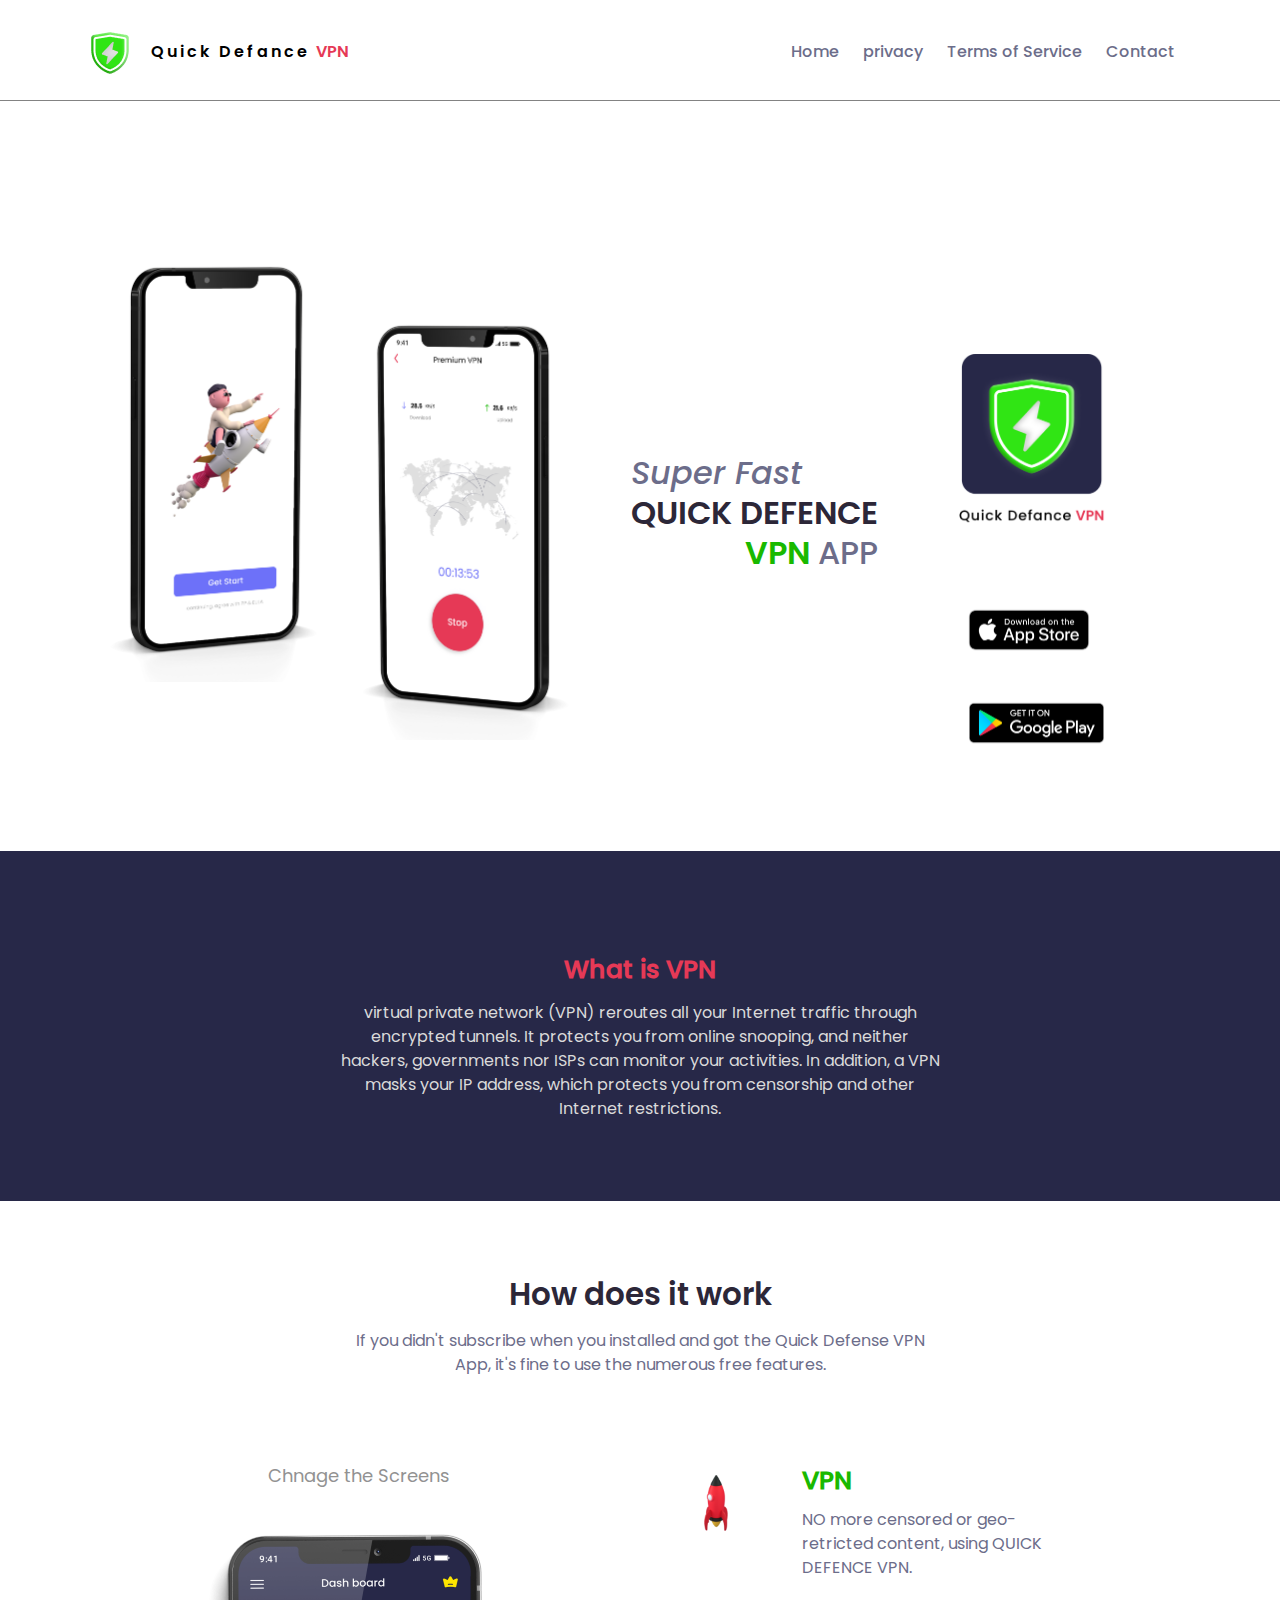
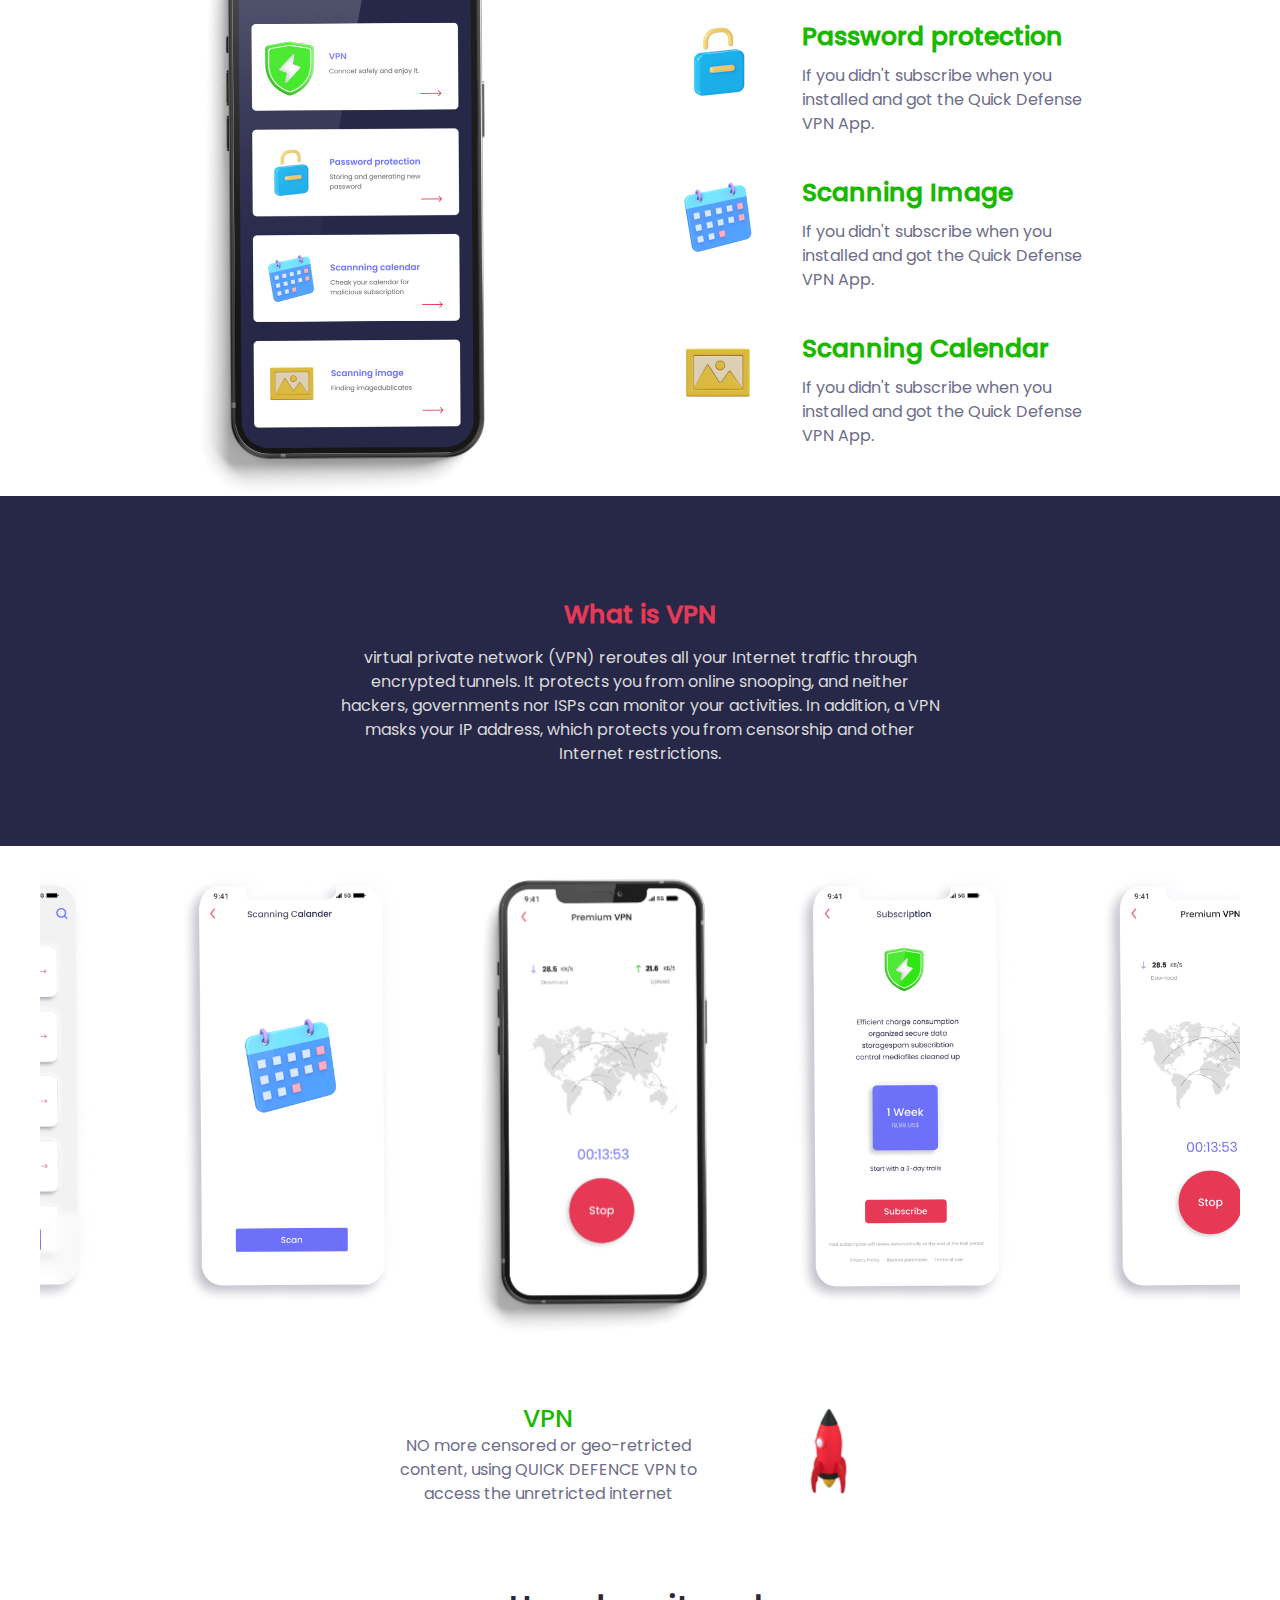
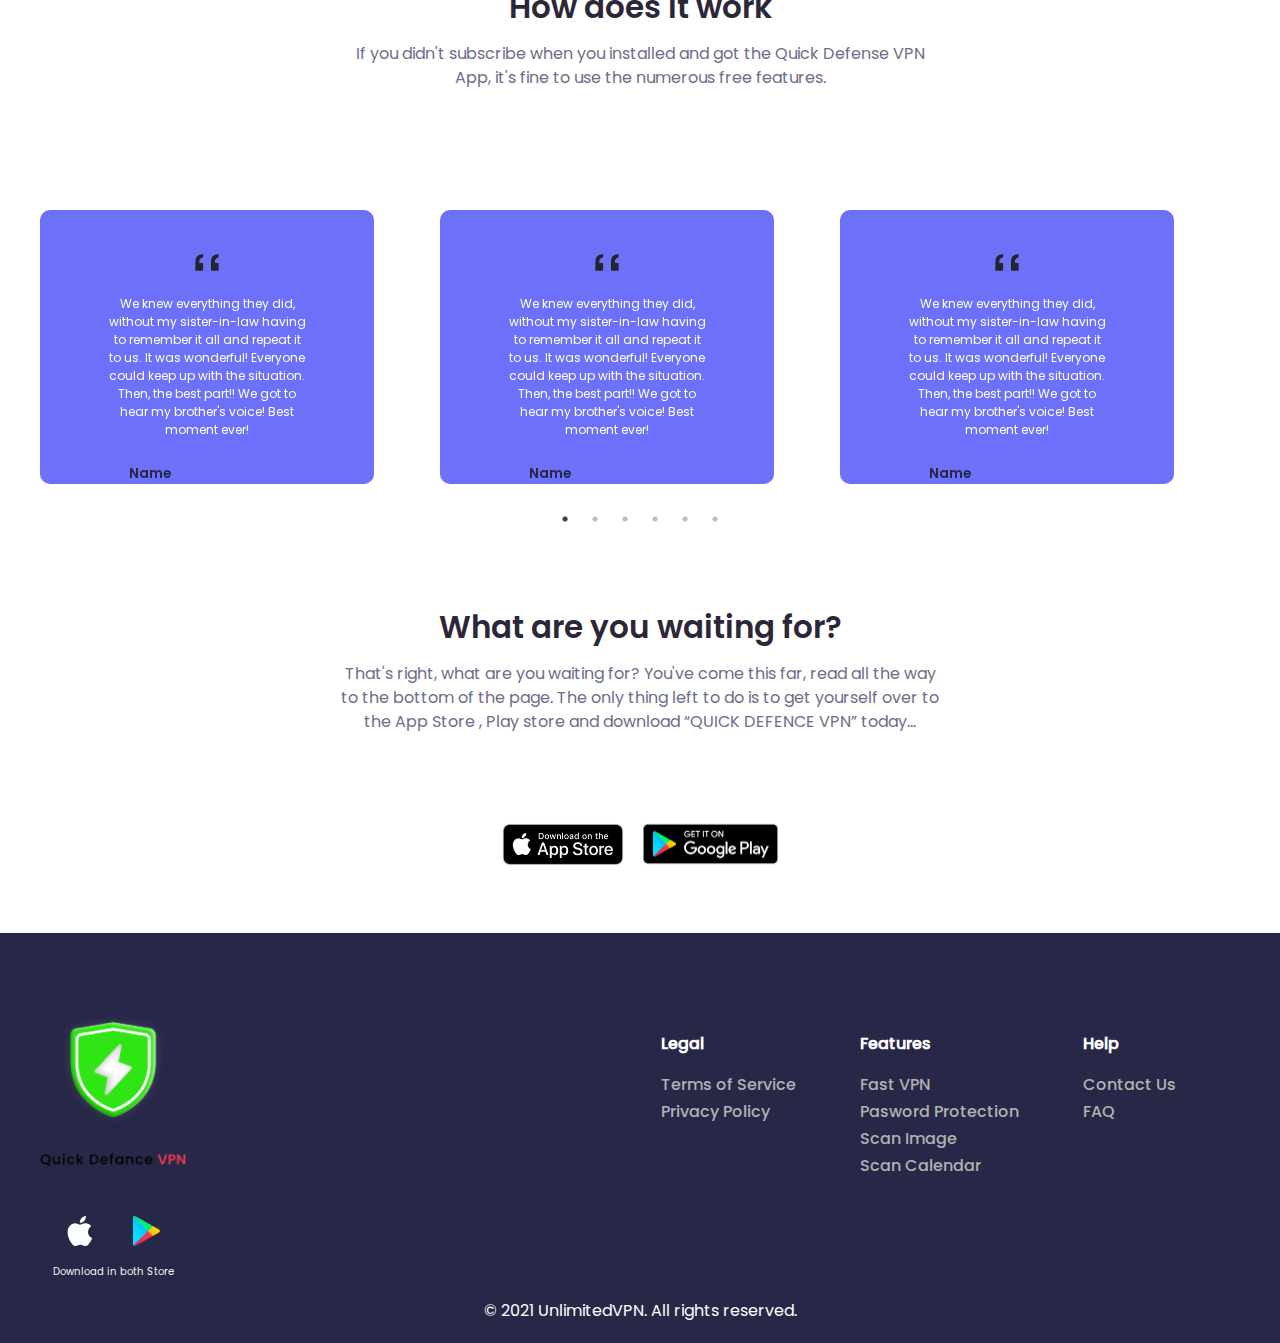
<file: index.html>
<!DOCTYPE html><html lang="en"><head> <meta charset="UTF-8"> <meta http-equiv="X-UA-Compatible" content="IE=edge"> <meta name="viewport" content="width=device-width initial-scale=1.0"> <title>Quick Defance VPN</title> <link rel="icon" href="src/img/nav-logo.png"> <link rel="stylesheet" href="https://unicons.iconscout.com/release/v4.0.0/css/line.css"> <link rel="stylesheet" href="src/style/common.css"> <link rel="stylesheet" href="src/libs/slick/slick.css"> <link rel="stylesheet" href="src/libs/slick/slick-theme.css"> </head><body> <header class="header"> <nav class="nav" id="nav"> <div class="container"> <div class="nav-content"> <div class="nav__content-logo"> <a href="index.html"><img src="src/img/nav-logo.png" alt="" class="nav__content-logo"></a> <p class="nav__logo-title">Quick Defance <span>VPN</span> </p></div><span class="nav-toggle" id="toggle"></span> <div class="nav__content-devide"> <ul class="nav__content-list"> <li class="nav-item"><a href="index.html" class="nav__content-link" id="home-tab">Home</a></li><li class="nav-item"><a href="privacy.html" class="nav__content-link" id="privacy-tab">privacy</a></li><li class="nav-item"><a href="tems.html" class="nav__content-link" id="service-tab">Terms of Service</a></li><li class="nav-item"><a href="contact.html" class="nav__content-link" id="contact-tab">Contact</a></li></ul> </div></div></div></nav> <section class="header-log"> <div class="container"> <div class="header-content"> <div class="header__content-prev"> <img src="src/img/Start Screen.png" alt="" class="header__prev-img"> <img src="src/img/VPN screen.png" alt="" class="header__next-img"> </div><div class="header__content-right"> <div class="header__next-info"> <h2 class="header__next-title"> <span>Super Fast</span> <p class="header__next-main">QUICK DEFENCE</p><p class="header__next-secondary"> <span>VPN</span> APP</p></h2> </div><div class="header__content-next"> <div class="header__next-social"> <img src="src/img/Frame 61.png" alt="" class="header__next-vpn"> <a href=""><img src="src/img/Appstore Button (1).png" alt="" class="header__next-appstore"></a> <a href=""><img src="src/img/Playstore Button (2).png" alt="" class="header__next-playmarket"></a> </div></div></div></div></div></section> </header> <main class="main"> <section class="home" id="home"> <section class="main__vpn-section"> <div class="container"> <div class="main__vpn-about"> <h2 class="main__vpn-title">What is VPN</h2> <p class="main__vpn-description"> virtual private network (VPN) reroutes all your Internet traffic through encrypted tunnels. It protects you from online snooping, and neither hackers, governments nor ISPs can monitor your activities. In addition, a VPN masks your IP address, which protects you from censorship and other Internet restrictions.</p></div></div></section> <section class="main__work-section"> <div class="container"> <div class="main__vpn-work"> <h2 class="main__work-title">How does it work</h2> <p class="main__work-description">If you didn't subscribe when you installed and got the Quick Defense VPN App, it's fine to use the numerous free features.</p></div><div class="main__work-content"> <div class="main__work-theme"> <p class="main__theme-title">Chnage the Screens</p><img src="src/img/main-phone.png" alt="" class="main__theme-img"> </div><div class="main__work-cards"> <div class="main__work-item"> <img src="src/img/rocket.png" alt="" class="main__item-img"> <div class="main__item-content"> <h2 class="main__item-title">VPN</h2> <p class="main__item-description">NO more censored or geo- retricted content, using QUICK DEFENCE VPN.</p></div></div><div class="main__work-item"> <img src="src/img/Bag.png" alt="" class="main__item-img"> <div class="main__item-content"> <h2 class="main__item-title">Password protection</h2> <p class="main__item-description">If you didn't subscribe when you installed and got the Quick Defense VPN App.</p></div></div><div class="main__work-item"> <img src="src/img/Calendar.png" alt="" class="main__item-img"> <div class="main__item-content"> <h2 class="main__item-title">Scanning Image</h2> <p class="main__item-description">If you didn't subscribe when you installed and got the Quick Defense VPN App.</p></div></div><div class="main__work-item"> <img src="src/img/picture.png" alt="" class="main__item-img"> <div class="main__item-content"> <h2 class="main__item-title">Scanning Calendar</h2> <p class="main__item-description">If you didn't subscribe when you installed and got the Quick Defense VPN App.</p></div></div></div></div></div></section> <section class="main__vpn-section"> <div class="container"> <div class="main__vpn-about"> <h2 class="main__vpn-title">What is VPN</h2> <p class="main__vpn-description"> virtual private network (VPN) reroutes all your Internet traffic through encrypted tunnels. It protects you from online snooping, and neither hackers, governments nor ISPs can monitor your activities. In addition, a VPN masks your IP address, which protects you from censorship and other Internet restrictions.</p></div></div></section><!-- <section class="main__vpn-slider"> <div class="container"> <div class="center"> <div class="slider center"> <img src="src/img/slider1.png" alt="" class="slider-img"> </div></div></div></section> --> <div class="container"> <div class="slider center"> <div class="slide"> <img src="src/img/slider1.png" alt="" class="slid-img"> </div><div class="slide"> <img src="src/img/slider2.png" alt="" class="slid-im"> </div><div class="slide"> <img src="src/img/slider3.png" alt="" class="slid-im"> </div><div class="slide"> <img src="src/img/slider4.png" alt="" class="slid-im"> </div><div class="slide"> <img src="src/img/slider5.png" alt="" class="slid-im"> </div><div class="slide"> <img src="src/img/slider1.png" alt="" class="slid-img"> </div><div class="slide"> <img src="src/img/slider2.png" alt="" class="slid-im"> </div><div class="slide"> <img src="src/img/slider3.png" alt="" class="slid-im"> </div><div class="slide"> <img src="src/img/slider4.png" alt="" class="slid-im"> </div><div class="slide"> <img src="src/img/slider5.png" alt="" class="slid-im"> </div></div><div class="testimonial-content"> <div class="content-left"> <h2 class="testimonial-title">VPN</h2> <p class="testimonial-description">NO more censored or geo-retricted content, using QUICK DEFENCE VPN to access the unretricted internet </p></div><img src="src/img/rocket2.png" alt="" class="testimonial-img"> </div></div><div class="container"> <div class="main__vpn-work"> <h2 class="main__work-title">How does it work</h2> <p class="main__work-description">If you didn't subscribe when you installed and got the Quick Defense VPN App, it's fine to use the numerous free features.</p></div><div class="wrapper"> <div class="carousel"> <div> <div class="client-content"> <div class="click-content"> <img src="src/img/quote.png" alt="" class="quote"> <p class="client-description">We knew everything they did, without my sister-in-law having to remember it all and repeat it to us. It was wonderful! Everyone could keep up with the situation. Then, the best part!! We got to hear my brother's voice! Best moment ever!</p><div class="personal-info"> <h2 class="client-name">Name</h2> <div> <i class="uil uil-star testimonial__icon-star"></i> <i class="uil uil-star testimonial__icon-star"></i> <i class="uil uil-star testimonial__icon-star"></i> <i class="uil uil-star testimonial__icon-star"></i> <i class="uil uil-star testimonial__icon-star"></i> </div></div></div></div></div><div> <div class="client-content"> <div class="click-content"> <img src="src/img/quote.png" alt="" class="quote"> <p class="client-description">We knew everything they did, without my sister-in-law having to remember it all and repeat it to us. It was wonderful! Everyone could keep up with the situation. Then, the best part!! We got to hear my brother's voice! Best moment ever!</p><div class="personal-info"> <h2 class="client-name">Name</h2> <div> <i class="uil uil-star testimonial__icon-star"></i> <i class="uil uil-star testimonial__icon-star"></i> <i class="uil uil-star testimonial__icon-star"></i> <i class="uil uil-star testimonial__icon-star"></i> <i class="uil uil-star testimonial__icon-star"></i> </div></div></div></div></div><div> <div class="client-content"> <div class="click-content"> <img src="src/img/quote.png" alt="" class="quote"> <p class="client-description">We knew everything they did, without my sister-in-law having to remember it all and repeat it to us. It was wonderful! Everyone could keep up with the situation. Then, the best part!! We got to hear my brother's voice! Best moment ever!</p><div class="personal-info"> <h2 class="client-name">Name</h2> <div> <i class="uil uil-star testimonial__icon-star"></i> <i class="uil uil-star testimonial__icon-star"></i> <i class="uil uil-star testimonial__icon-star"></i> <i class="uil uil-star testimonial__icon-star"></i> <i class="uil uil-star testimonial__icon-star"></i> </div></div></div></div></div><div> <div class="client-content"> <div class="click-content"> <img src="src/img/quote.png" alt="" class="quote"> <p class="client-description">We knew everything they did, without my sister-in-law having to remember it all and repeat it to us. It was wonderful! Everyone could keep up with the situation. Then, the best part!! We got to hear my brother's voice! Best moment ever!</p><div class="personal-info"> <h2 class="client-name">Name</h2> <div> <i class="uil uil-star testimonial__icon-star"></i> <i class="uil uil-star testimonial__icon-star"></i> <i class="uil uil-star testimonial__icon-star"></i> <i class="uil uil-star testimonial__icon-star"></i> <i class="uil uil-star testimonial__icon-star"></i> </div></div></div></div></div><div> <div class="client-content"> <div class="click-content"> <img src="src/img/quote.png" alt="" class="quote"> <p class="client-description">We knew everything they did, without my sister-in-law having to remember it all and repeat it to us. It was wonderful! Everyone could keep up with the situation. Then, the best part!! We got to hear my brother's voice! Best moment ever!</p><div class="personal-info"> <h2 class="client-name">Name</h2> <div> <i class="uil uil-star testimonial__icon-star"></i> <i class="uil uil-star testimonial__icon-star"></i> <i class="uil uil-star testimonial__icon-star"></i> <i class="uil uil-star testimonial__icon-star"></i> <i class="uil uil-star testimonial__icon-star"></i> </div></div></div></div></div><div> <div class="client-content"> <div class="click-content"> <img src="src/img/quote.png" alt="" class="quote"> <p class="client-description">We knew everything they did, without my sister-in-law having to remember it all and repeat it to us. It was wonderful! Everyone could keep up with the situation. Then, the best part!! We got to hear my brother's voice! Best moment ever!</p><div class="personal-info"> <h2 class="client-name">Name</h2> <div> <i class="uil uil-star testimonial__icon-star"></i> <i class="uil uil-star testimonial__icon-star"></i> <i class="uil uil-star testimonial__icon-star"></i> <i class="uil uil-star testimonial__icon-star"></i> <i class="uil uil-star testimonial__icon-star"></i> </div></div></div></div></div></div></div></div><section class="main__vpn-expectation"> <div class="container"> <div class="main__vpn-work"> <h2 class="main__work-title">What are you waiting for?</h2> <p class="main__work-description">That's right, what are you waiting for? You've come this far, read all the way to the bottom of the page. The only thing left to do is to get yourself over to the App Store , Play store and download “QUICK DEFENCE VPN” today...</p></div><div class="main__vpn-app"> <a href=""><img src="src/img/Appstore Button (1).png" alt="" class="appstore"></a> <a href=""><img src="src/img/Playstore Button (2).png" alt="" class="playmarket"></a> </div></div></section> </section> </main> <footer class="footer"> <div class="container"> <div class="footer-content"> <div class="footer__content-left"> <div class="footer__left-logo"> <img src="src/img/Frame 61.png" alt="" class="footer__logo-img"> <div class="icons"> <a href=""><img src="src/img/apple.png" alt="" class="apple"></a> <a href=""><img src="src/img/playmarket.png" alt="" class="playmarkett"></a> </div><p class="footer__left-description">Download in both Store</p></div></div><div class="footer__content-right"> <div class="footer-col"> <h2 class="footer-title">Legal</h2> <ul class="footer-list"> <li><a href="#" class="footer-link">Terms of Service</a></li><li><a href="#" class="footer-link">Privacy Policy</a></li></ul> </div><div class="footer-col"> <h2 class="footer-title">Features</h2> <ul class="footer-list"> <li><a href="#" class="footer-link">Fast VPN</a></li><li><a href="#" class="footer-link">Pasword Protection</a></li><li><a href="#" class="footer-link">Scan Image</a></li><li><a href="#" class="footer-link">Scan Calendar</a></li></ul> </div><div class="footer-col"> <h2 class="footer-title">Help</h2> <ul class="footer-list"> <li><a href="#" class="footer-link">Contact Us</a></li><li><a href="#" class="footer-link">FAQ</a></li></ul> </div></div></div><p class="footer__copy">&#169; 2021 UnlimitedVPN. All rights reserved.</p></div></footer> <script src="src/libs/jquery.min.js"></script> <script src="src/libs/slick/slick.min.js"></script> <script src="src/js/main.js"></script></body></html>
</file>
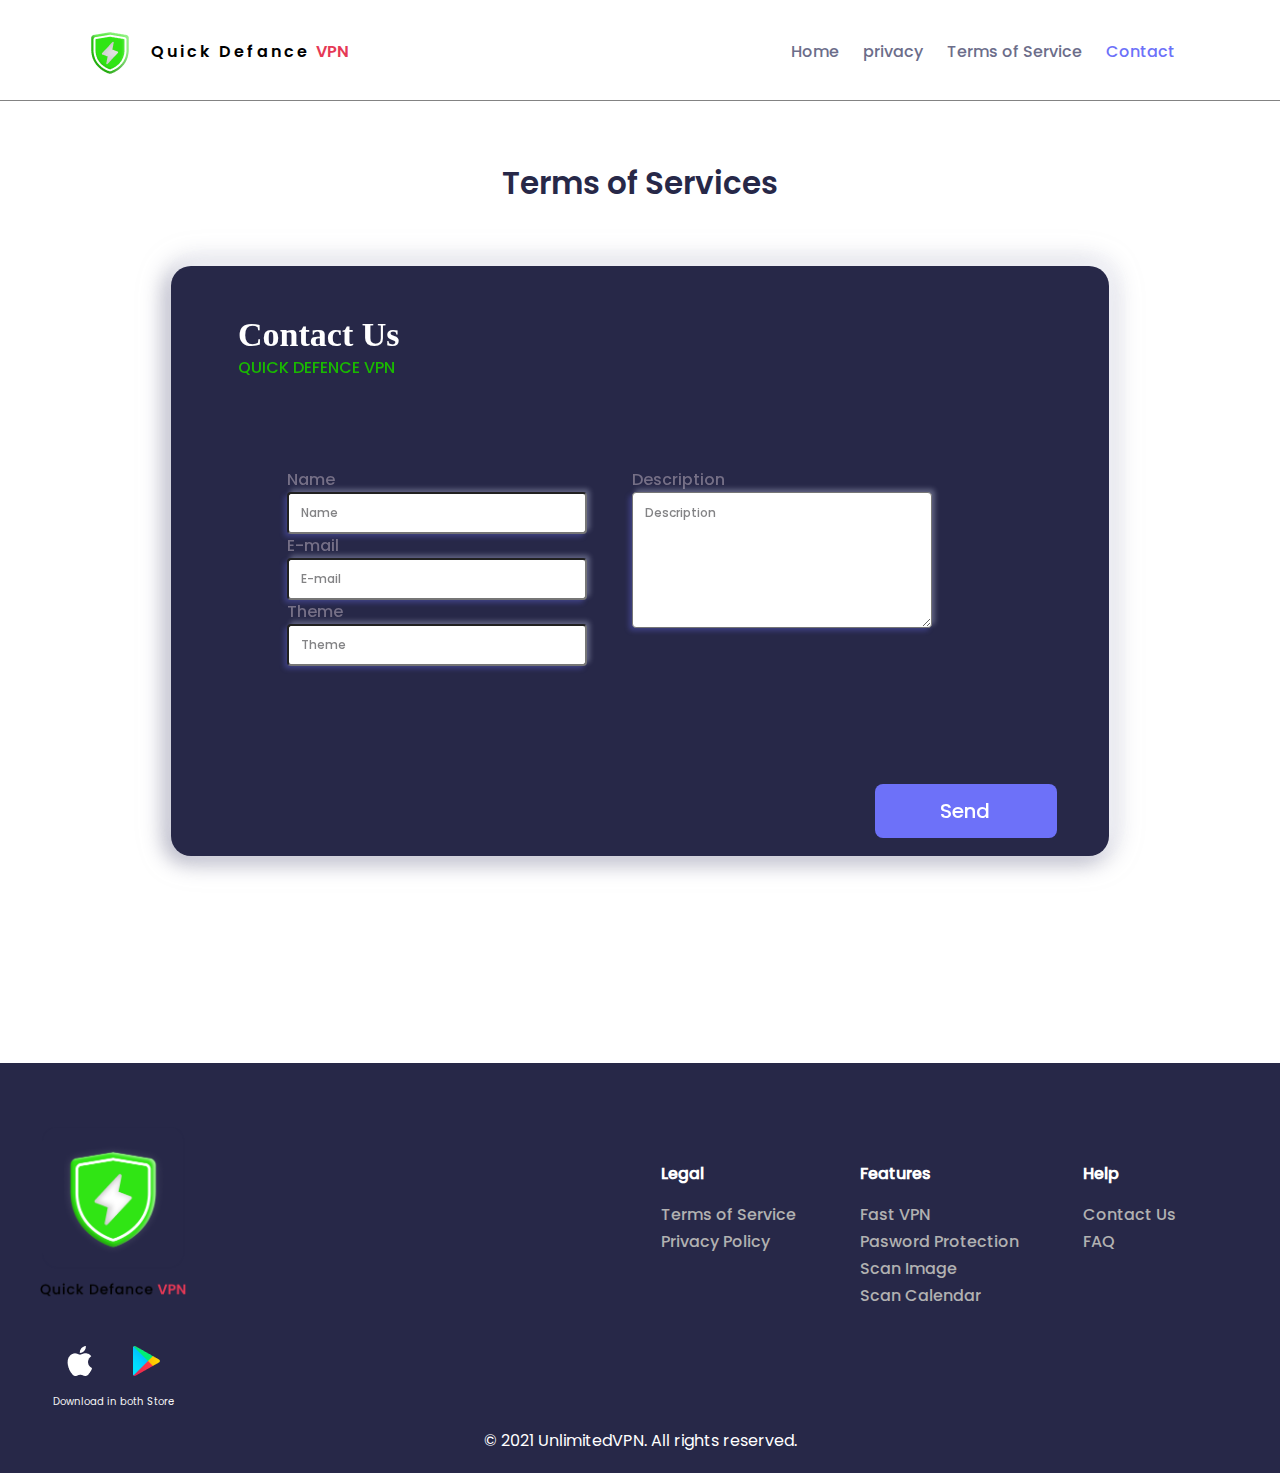
<file: contact.html>
<!DOCTYPE html><html lang="en"><head> <meta charset="UTF-8"> <meta http-equiv="X-UA-Compatible" content="IE=edge"> <meta name="viewport" content="width=device-width initial-scale=1.0"> <title>Quick Defance VPN</title> <link rel="icon" href="src/img/nav-logo.png"> <link rel="stylesheet" href="src/style/common.css"> <link rel="stylesheet" href="src/libs/slick/slick.css"> <link rel="stylesheet" href="src/libs/slick/slick-theme.css"></head><body> <header class="header"> <nav class="nav" id="nav"> <div class="container"> <div class="nav-content"> <div class="nav__content-logo"> <a href="index.html"><img src="src/img/nav-logo.png" alt="" class="nav__content-logo"></a> <p class="nav__logo-title">Quick Defance <span>VPN</span> </p></div><span class="nav-toggle" id="toggle"></span> <div class="nav__content-devide"> <ul class="nav__content-list"> <li class="nav-item"><a href="index.html" class="nav__content-link" id="home-tab">Home</a></li><li class="nav-item"><a href="privacy.html" class="nav__content-link" id="privacy-tab">privacy</a></li><li class="nav-item"><a href="tems.html" class="nav__content-link" id="service-tab">Terms of Service</a></li><li class="nav-item"><a href="contact.html" class="nav__content-link active" id="contact-tab">Contact</a></li></ul> </div></div></div></nav> </header> <main class="main"> <section class="contact" id="contact"> <div class="container"> <div class="privacy-content"> <h2 class="privacy-content main-title">Terms of Services </h2> <div class="contact-content"> <div class="contact-info"> <h2 class="contact-title">Contact Us</h2> <p class="contact-description">QUICK DEFENCE VPN</p></div><form action="connect.php" method="post" class="contact__form grid"> <div class="grid-left"> <div class="contact__inputs grid"> <div class="contact__content"> <label for="firstName" class="contact__label">Name</label> <input type="text" class="contact__input" id="firstName" name="Name" placeholder="Name"> </div><div class="contact__content"> <label for="email" class="contact__label">E-mail</label> <input type="text" class="contact__input" id="email" name="E-mail" placeholder="E-mail"> </div><div class="contact__content"> <label for="project" class="contact__label">Theme</label> <input type="text" class="contact__input" id="project" name="Theme" placeholder="Theme"> </div></div><div class="contact__content mb"> <label for="message" name="Description" id="message" class="contact__label">Description</label> <textarea cols="0" rows="7" class="contact__input" placeholder="Description"></textarea> </div></div><div> <a href=" " class="button button--flex"> Send </a> </div></form> </div></div></div></section> </main> <footer class="footer"> <div class="container"> <div class="footer-content"> <div class="footer__content-left"> <div class="footer__left-logo"> <img src="src/img/Frame 61.png" alt="" class="footer__logo-img"> <div class="icons"> <a href=""><img src="src/img/apple.png" alt="" class="apple"></a> <a href=""><img src="src/img/playmarket.png" alt="" class="playmarkett"></a> </div><p class="footer__left-description">Download in both Store</p></div></div><div class="footer__content-right"> <div class="footer-col"> <h2 class="footer-title">Legal</h2> <ul class="footer-list"> <li><a href="#" class="footer-link">Terms of Service</a></li><li><a href="#" class="footer-link">Privacy Policy</a></li></ul> </div><div class="footer-col"> <h2 class="footer-title">Features</h2> <ul class="footer-list"> <li><a href="#" class="footer-link">Fast VPN</a></li><li><a href="#" class="footer-link">Pasword Protection</a></li><li><a href="#" class="footer-link">Scan Image</a></li><li><a href="#" class="footer-link">Scan Calendar</a></li></ul> </div><div class="footer-col"> <h2 class="footer-title">Help</h2> <ul class="footer-list"> <li><a href="#" class="footer-link">Contact Us</a></li><li><a href="#" class="footer-link">FAQ</a></li></ul> </div></div></div><p class="footer__copy">&#169; 2021 UnlimitedVPN. All rights reserved.</p></div></footer> <script src="src/libs/jquery.min.js"></script> <script src="src/libs/slick/slick.min.js "></script> <script src="src/js/main.js"></script></body></html>
</file>
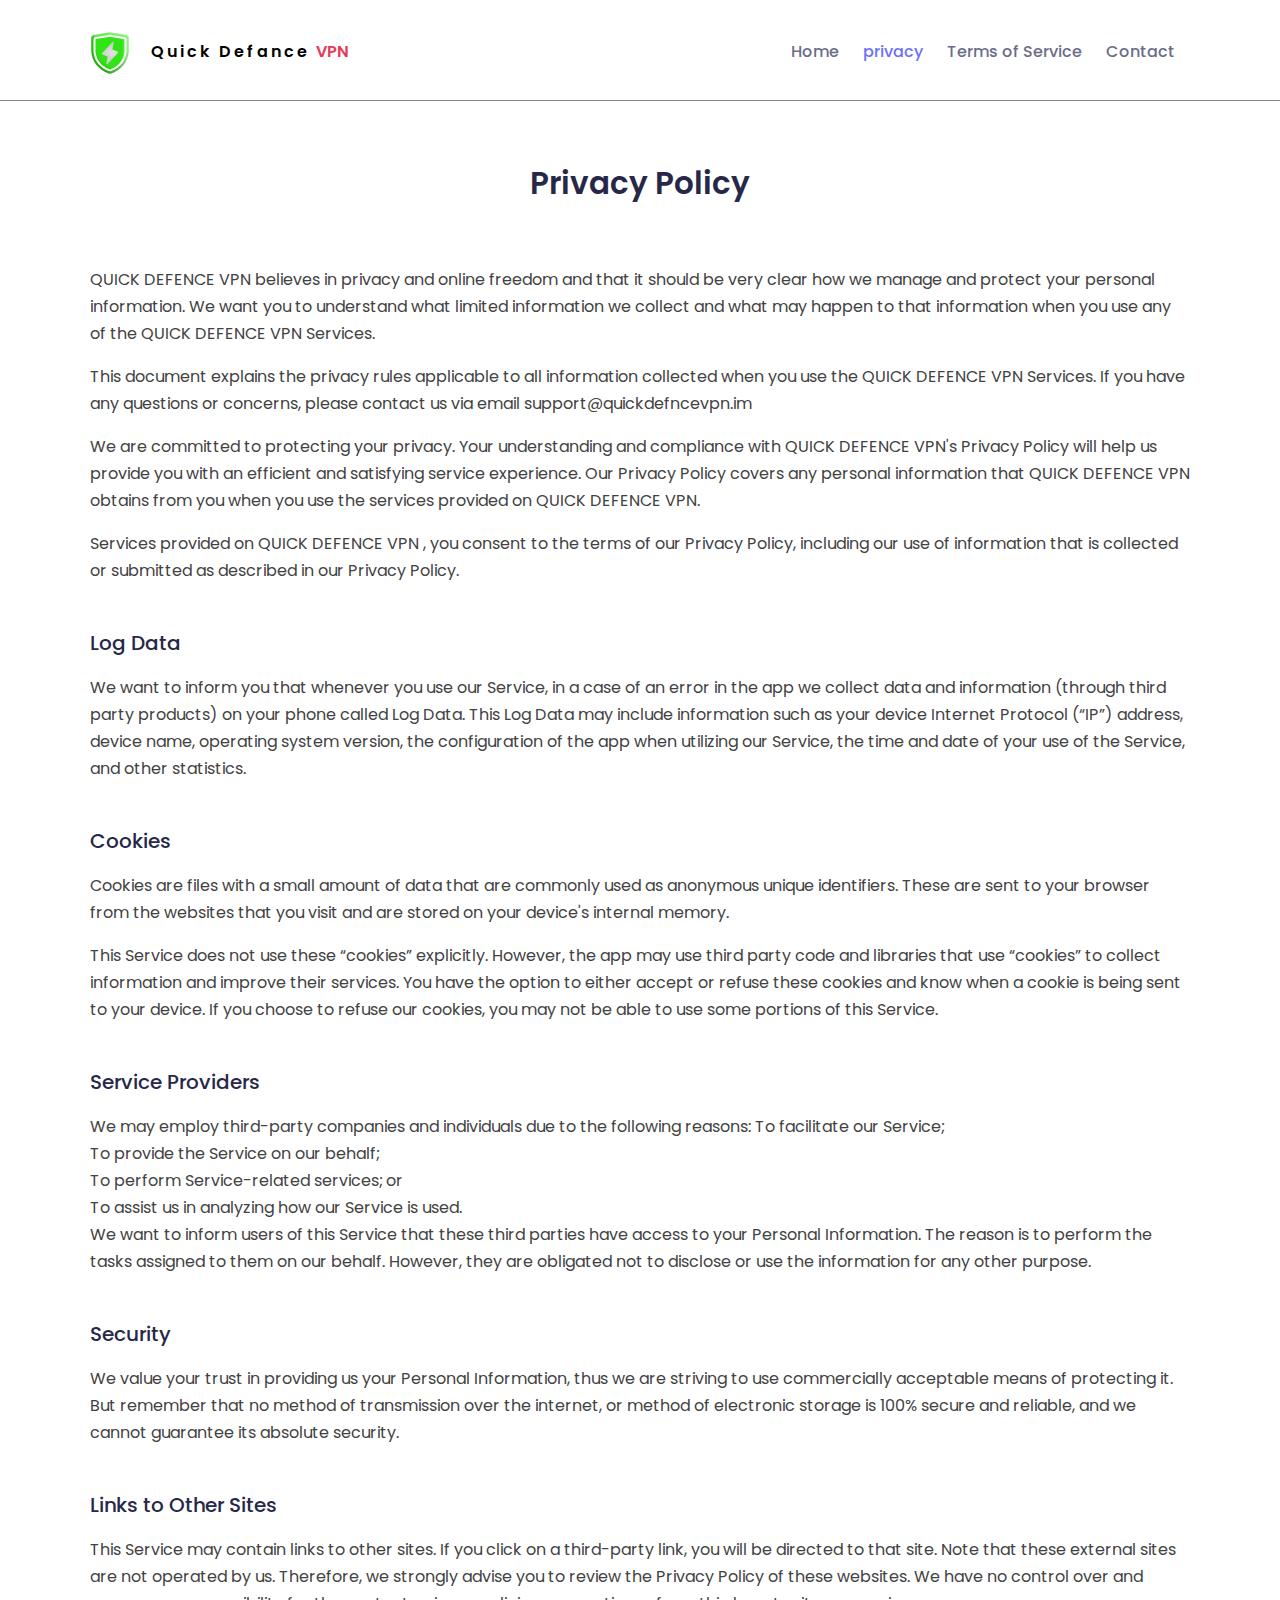
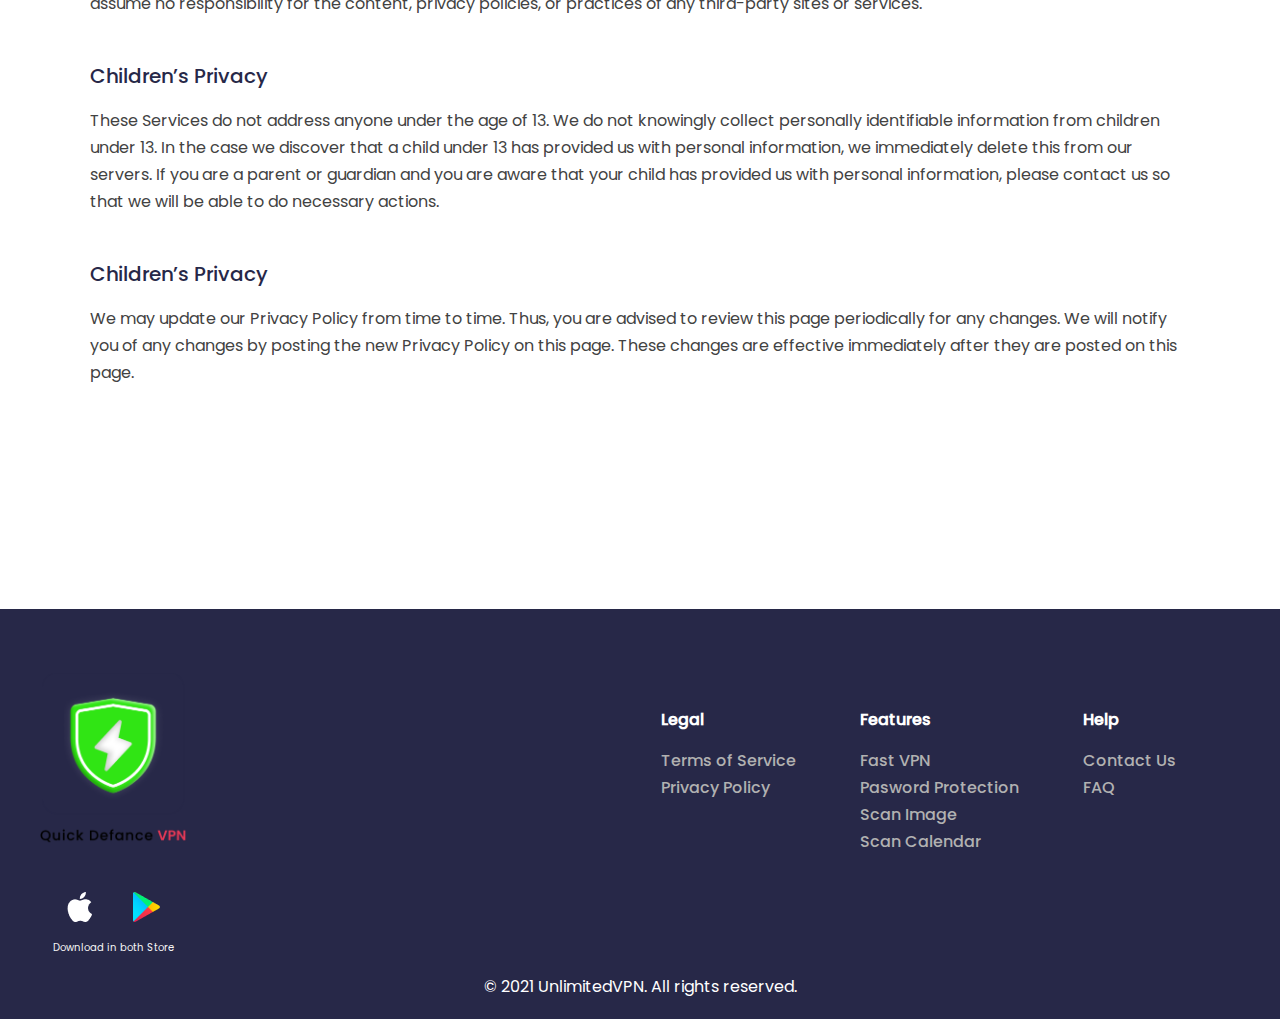
<file: privacy.html>
<!DOCTYPE html><html lang="en"><head> <meta charset="UTF-8"> <meta http-equiv="X-UA-Compatible" content="IE=edge"> <meta name="viewport" content="width=device-width initial-scale=1.0"> <title>Quick Defance VPN</title> <link rel="icon" href="src/img/nav-logo.png"> <link rel="stylesheet" href="src/style/common.css"> <link rel="stylesheet" href="src/libs/slick/slick.css"> <link rel="stylesheet" href="src/libs/slick/slick-theme.css"></head><body> <header class="header"> <nav class="nav" id="nav"> <div class="container"> <div class="nav-content"> <div class="nav__content-logo"> <a href="index.html"><img src="src/img/nav-logo.png" alt="" class="nav__content-logo"></a> <p class="nav__logo-title">Quick Defance <span>VPN</span> </p></div><span class="nav-toggle" id="toggle"></span> <div class="nav__content-devide"> <ul class="nav__content-list"> <li class="nav-item"><a href="index.html" class="nav__content-link" id="home-tab">Home</a></li><li class="nav-item"><a href="privacy.html" class="nav__content-link active" id="privacy-tab">privacy</a></li><li class="nav-item"><a href="tems.html" class="nav__content-link" id="service-tab">Terms of Service</a></li><li class="nav-item"><a href="contact.html" class="nav__content-link" id="contact-tab">Contact</a></li></ul> </div></div></div></nav> </header> <main class="main"> <section class="privacy" id="privacy"> <div class="container"> <div class="privacy-content"> <h2 class="privacy-content main-title">Privacy Policy</h2> <div class="privacy__content-info"> <p class="privacy-description">QUICK DEFENCE VPN believes in privacy and online freedom and that it should be very clear how we manage and protect your personal information. We want you to understand what limited information we collect and what may happen to that information when you use any of the QUICK DEFENCE VPN Services. <p class="sub">This document explains the privacy rules applicable to all information collected when you use the QUICK DEFENCE VPN Services. If you have any questions or concerns, please contact us via email support@quickdefncevpn.im</p><p class="sub">We are committed to protecting your privacy. Your understanding and compliance with QUICK DEFENCE VPN's Privacy Policy will help us provide you with an efficient and satisfying service experience. Our Privacy Policy covers any personal information that QUICK DEFENCE VPN obtains from you when you use the services provided on QUICK DEFENCE VPN.</p><p class="sub">Services provided on QUICK DEFENCE VPN , you consent to the terms of our Privacy Policy, including our use of information that is collected or submitted as described in our Privacy Policy.</p></p></div><div class="privacy__content-info"> <h2 class="sub-title">Log Data</h2> <p class="privacy-description">We want to inform you that whenever you use our Service, in a case of an error in the app we collect data and information (through third party products) on your phone called Log Data. This Log Data may include information such as your device Internet Protocol (“IP”) address, device name, operating system version, the configuration of the app when utilizing our Service, the time and date of your use of the Service, and other statistics. </p></div><div class="privacy__content-info"> <h2 class="sub-title">Cookies</h2> <p class="privacy-description">Cookies are files with a small amount of data that are commonly used as anonymous unique identifiers. These are sent to your browser from the websites that you visit and are stored on your device's internal memory. <p class="sub">This Service does not use these “cookies” explicitly. However, the app may use third party code and libraries that use “cookies” to collect information and improve their services. You have the option to either accept or refuse these cookies and know when a cookie is being sent to your device. If you choose to refuse our cookies, you may not be able to use some portions of this Service.</p></p></div><div class="privacy__content-info"> <h2 class="sub-title">Service Providers </h2> <p class="privacy-description">We may employ third-party companies and individuals due to the following reasons: To facilitate our Service; <br>To provide the Service on our behalf; <br>To perform Service-related services; or <br>To assist us in analyzing how our Service is used. <br>We want to inform users of this Service that these third parties have access to your Personal Information. The reason is to perform the tasks assigned to them on our behalf. However, they are obligated not to disclose or use the information for any other purpose. </p></div><div class="privacy__content-info"> <h2 class="sub-title">Security</h2> <p class="privacy-description">We value your trust in providing us your Personal Information, thus we are striving to use commercially acceptable means of protecting it. But remember that no method of transmission over the internet, or method of electronic storage is 100% secure and reliable, and we cannot guarantee its absolute security. </p></div><div class="privacy__content-info"> <h2 class="sub-title">Links to Other Sites</h2> <p class="privacy-description">This Service may contain links to other sites. If you click on a third-party link, you will be directed to that site. Note that these external sites are not operated by us. Therefore, we strongly advise you to review the Privacy Policy of these websites. We have no control over and assume no responsibility for the content, privacy policies, or practices of any third-party sites or services. </p></div><div class="privacy__content-info"> <h2 class="sub-title">Children’s Privacy</h2> <p class="privacy-description">These Services do not address anyone under the age of 13. We do not knowingly collect personally identifiable information from children under 13. In the case we discover that a child under 13 has provided us with personal information, we immediately delete this from our servers. If you are a parent or guardian and you are aware that your child has provided us with personal information, please contact us so that we will be able to do necessary actions. </p></div><div class="privacy__content-info"> <h2 class="sub-title">Children’s Privacy</h2> <p class="privacy-description">We may update our Privacy Policy from time to time. Thus, you are advised to review this page periodically for any changes. We will notify you of any changes by posting the new Privacy Policy on this page. These changes are effective immediately after they are posted on this page. </p></div></div></div></section> </main> <footer class="footer"> <div class="container"> <div class="footer-content"> <div class="footer__content-left"> <div class="footer__left-logo"> <img src="src/img/Frame 61.png" alt="" class="footer__logo-img"> <div class="icons"> <a href=""><img src="src/img/apple.png" alt="" class="apple"></a> <a href=""><img src="src/img/playmarket.png" alt="" class="playmarkett"></a> </div><p class="footer__left-description">Download in both Store</p></div></div><div class="footer__content-right"> <div class="footer-col"> <h2 class="footer-title">Legal</h2> <ul class="footer-list"> <li><a href="#" class="footer-link">Terms of Service</a></li><li><a href="#" class="footer-link">Privacy Policy</a></li></ul> </div><div class="footer-col"> <h2 class="footer-title">Features</h2> <ul class="footer-list"> <li><a href="#" class="footer-link">Fast VPN</a></li><li><a href="#" class="footer-link">Pasword Protection</a></li><li><a href="#" class="footer-link">Scan Image</a></li><li><a href="#" class="footer-link">Scan Calendar</a></li></ul> </div><div class="footer-col"> <h2 class="footer-title">Help</h2> <ul class="footer-list"> <li><a href="#" class="footer-link">Contact Us</a></li><li><a href="#" class="footer-link">FAQ</a></li></ul> </div></div></div><p class="footer__copy">&#169; 2021 UnlimitedVPN. All rights reserved.</p></div></footer> <script src="src/libs/jquery.min.js"></script> <script src="src/libs/slick/slick.min.js "></script> <script src="src/js/main.js"></script></body></html>
</file>
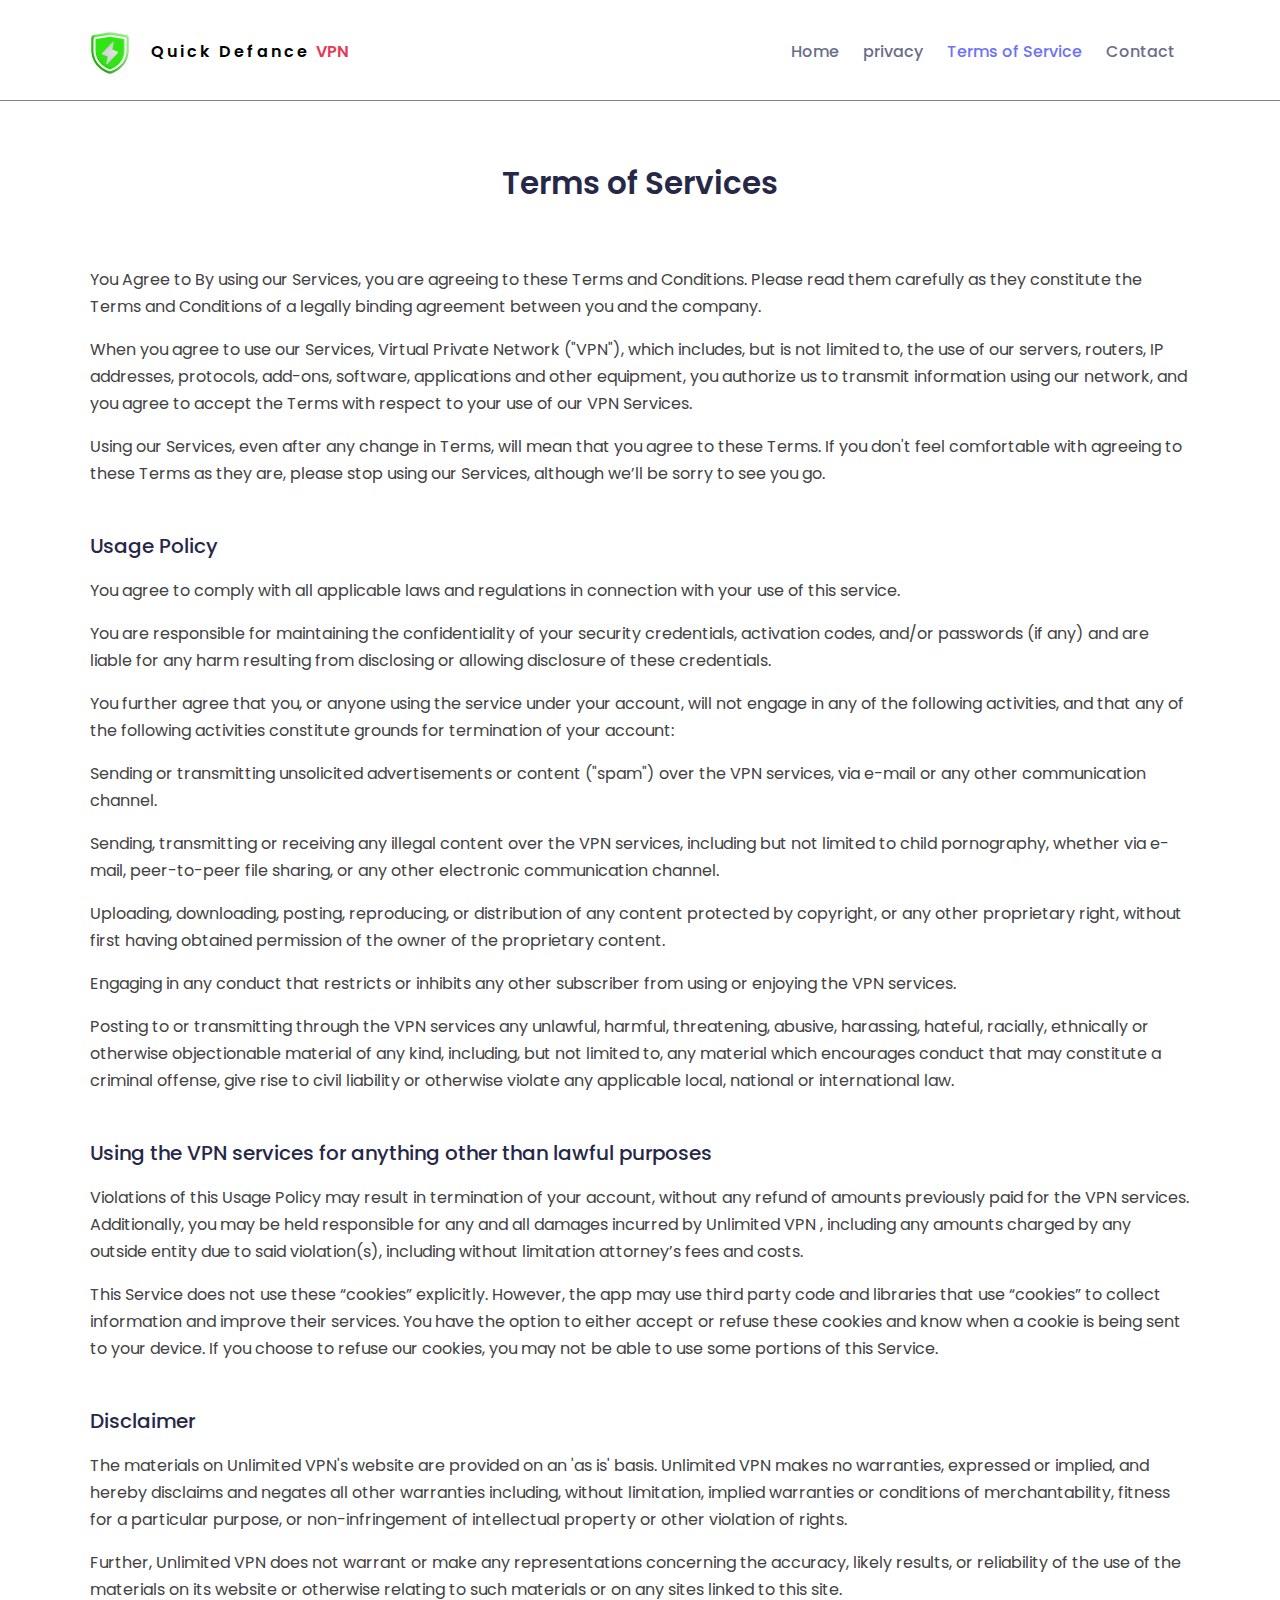
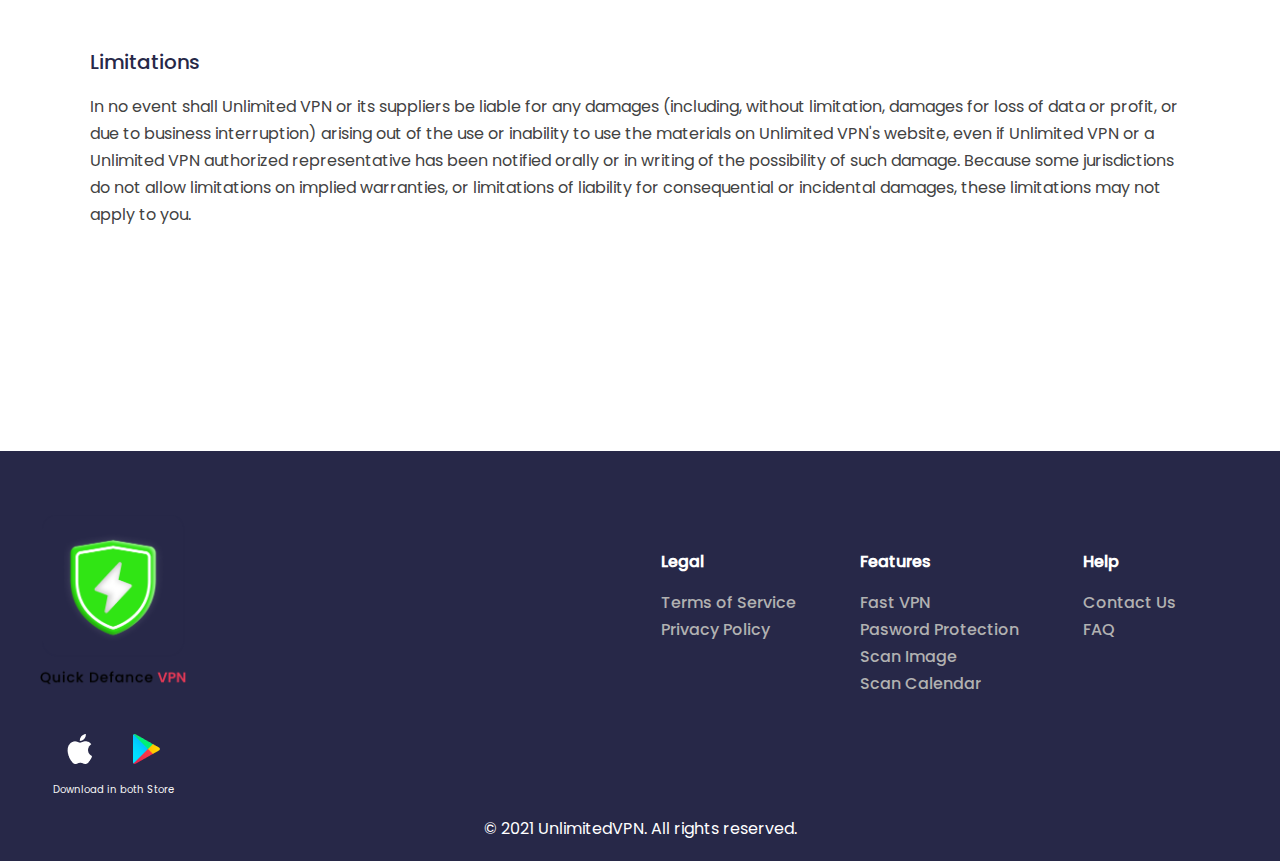
<file: tems.html>
<!DOCTYPE html><html lang="en"><head> <meta charset="UTF-8"> <meta http-equiv="X-UA-Compatible" content="IE=edge"> <meta name="viewport" content="width=device-width initial-scale=1.0"> <title>Quick Defance VPN</title> <link rel="icon" href="src/img/nav-logo.png"> <link rel="stylesheet" href="src/style/common.css"> <link rel="stylesheet" href="src/libs/slick/slick.css"> <link rel="stylesheet" href="src/libs/slick/slick-theme.css"></head><body> <header class="header"> <nav class="nav" id="nav"> <div class="container"> <div class="nav-content"> <div class="nav__content-logo"> <a href="index.html"><img src="src/img/nav-logo.png" alt="" class="nav__content-logo"></a> <p class="nav__logo-title">Quick Defance <span>VPN</span> </p></div><span class="nav-toggle" id="toggle"></span> <div class="nav__content-devide"> <ul class="nav__content-list"> <li class="nav-item"><a href="index.html" class="nav__content-link" id="home-tab">Home</a></li><li class="nav-item"><a href="privacy.html" class="nav__content-link" id="privacy-tab">privacy</a></li><li class="nav-item"><a href="tems.html" class="nav__content-link active" id="service-tab">Terms of Service</a></li><li class="nav-item"><a href="contact.html" class="nav__content-link" id="contact-tab">Contact</a></li></ul> </div></div></div></nav> </section> </header> <main class="main"> <section class="services" id="services"> <div class="container"> <div class="privacy-content"> <h2 class="privacy-content main-title">Terms of Services </h2> <div class="privacy__content-info"> <p class="privacy-description">You Agree to By using our Services, you are agreeing to these Terms and Conditions. Please read them carefully as they constitute the Terms and Conditions of a legally binding agreement between you and the company. <p class="sub">When you agree to use our Services, Virtual Private Network ("VPN"), which includes, but is not limited to, the use of our servers, routers, IP addresses, protocols, add-ons, software, applications and other equipment, you authorize us to transmit information using our network, and you agree to accept the Terms with respect to your use of our VPN Services. </p><p class="sub">Using our Services, even after any change in Terms, will mean that you agree to these Terms. If you don't feel comfortable with agreeing to these Terms as they are, please stop using our Services, although we’ll be sorry to see you go.</p></p></div><div class="privacy__content-info"> <h2 class="sub-title">Usage Policy </h2> <p class="privacy-description">You agree to comply with all applicable laws and regulations in connection with your use of this service. <p class="sub">You are responsible for maintaining the confidentiality of your security credentials, activation codes, and/or passwords (if any) and are liable for any harm resulting from disclosing or allowing disclosure of these credentials. </p><p class="sub">You further agree that you, or anyone using the service under your account, will not engage in any of the following activities, and that any of the following activities constitute grounds for termination of your account: </p><p class="sub">Sending or transmitting unsolicited advertisements or content ("spam") over the VPN services, via e-mail or any other communication channel. </p><p class="sub">Sending, transmitting or receiving any illegal content over the VPN services, including but not limited to child pornography, whether via e-mail, peer-to-peer file sharing, or any other electronic communication channel. </p><p class="sub">Uploading, downloading, posting, reproducing, or distribution of any content protected by copyright, or any other proprietary right, without first having obtained permission of the owner of the proprietary content. </p><p class="sub">Engaging in any conduct that restricts or inhibits any other subscriber from using or enjoying the VPN services. </p><p class="sub">Posting to or transmitting through the VPN services any unlawful, harmful, threatening, abusive, harassing, hateful, racially, ethnically or otherwise objectionable material of any kind, including, but not limited to, any material which encourages conduct that may constitute a criminal offense, give rise to civil liability or otherwise violate any applicable local, national or international law. </p></p></div><div class="privacy__content-info"> <h2 class="sub-title">Using the VPN services for anything other than lawful purposes </h2> <p class="privacy-description">Violations of this Usage Policy may result in termination of your account, without any refund of amounts previously paid for the VPN services. Additionally, you may be held responsible for any and all damages incurred by Unlimited VPN , including any amounts charged by any outside entity due to said violation(s), including without limitation attorney’s fees and costs. <p class="sub">This Service does not use these “cookies” explicitly. However, the app may use third party code and libraries that use “cookies” to collect information and improve their services. You have the option to either accept or refuse these cookies and know when a cookie is being sent to your device. If you choose to refuse our cookies, you may not be able to use some portions of this Service.</p></p></div><div class="privacy__content-info"> <h2 class="sub-title">Disclaimer </h2> <p class="privacy-description">The materials on Unlimited VPN's website are provided on an 'as is' basis. Unlimited VPN makes no warranties, expressed or implied, and hereby disclaims and negates all other warranties including, without limitation, implied warranties or conditions of merchantability, fitness for a particular purpose, or non-infringement of intellectual property or other violation of rights. <p class="sub">Further, Unlimited VPN does not warrant or make any representations concerning the accuracy, likely results, or reliability of the use of the materials on its website or otherwise relating to such materials or on any sites linked to this site.</p></p></div><div class="privacy__content-info"> <h2 class="sub-title">Limitations</h2> <p class="privacy-description">In no event shall Unlimited VPN or its suppliers be liable for any damages (including, without limitation, damages for loss of data or profit, or due to business interruption) arising out of the use or inability to use the materials on Unlimited VPN's website, even if Unlimited VPN or a Unlimited VPN authorized representative has been notified orally or in writing of the possibility of such damage. Because some jurisdictions do not allow limitations on implied warranties, or limitations of liability for consequential or incidental damages, these limitations may not apply to you. </p></div></div></div></section> </main> <footer class="footer"> <div class="container"> <div class="footer-content"> <div class="footer__content-left"> <div class="footer__left-logo"> <img src="src/img/Frame 61.png" alt="" class="footer__logo-img"> <div class="icons"> <a href=""><img src="src/img/apple.png" alt="" class="apple"></a> <a href=""><img src="src/img/playmarket.png" alt="" class="playmarkett"></a> </div><p class="footer__left-description">Download in both Store</p></div></div><div class="footer__content-right"> <div class="footer-col"> <h2 class="footer-title">Legal</h2> <ul class="footer-list"> <li><a href="#" class="footer-link">Terms of Service</a></li><li><a href="#" class="footer-link">Privacy Policy</a></li></ul> </div><div class="footer-col"> <h2 class="footer-title">Features</h2> <ul class="footer-list"> <li><a href="#" class="footer-link">Fast VPN</a></li><li><a href="#" class="footer-link">Pasword Protection</a></li><li><a href="#" class="footer-link">Scan Image</a></li><li><a href="#" class="footer-link">Scan Calendar</a></li></ul> </div><div class="footer-col"> <h2 class="footer-title">Help</h2> <ul class="footer-list"> <li><a href="#" class="footer-link">Contact Us</a></li><li><a href="#" class="footer-link">FAQ</a></li></ul> </div></div></div><p class="footer__copy">&#169; 2021 UnlimitedVPN. All rights reserved.</p></div></footer> <script src="src/libs/jquery.min.js"></script> <script src="src/libs/slick/slick.min.js "></script> <script src="src/js/main.js"></script></body></html>
</file>
<file: src/style/common.css>
@import 'fonts.css';
@import 'header.css';
@import 'main.css';
@import 'footer.css';
@import 'grid.css';


* {
    margin: 0;
    padding: 0;
    box-sizing: border-box;
    list-style: none;
    text-decoration: none;
}


:root {
    --Poppins-Medium: 'Poppins-Medium';
    --IBMPlexSans-Bold: 'IBMPlexSans-Bold';
    --Poppins-MediumItalic: 'Poppins-MediumItalic';
    --Poppins-Regular: 'Poppins-Regular';
    --Poppins-SemiBold: 'Poppins-SemiBold';
    --white: #FFFFFF;
    --Gray: #DADADA;
    --DarkGray: #6C6D8A;
    --DarkPurple:#2C2738;
    --Red: #E63956;
    --Green: #19B900;
    --Blue:#6D71F9;
    --lightBlue: #5A5FFF;
}

html,
      body {
        position: relative;
        height: 100%;
      }

button {
    cursor: pointer;
    border: none;
}

a {
    text-decoration: none !important;
}
li {
    text-decoration: none;
    list-style: none;
}
ul {
    list-style: none;
}

button,
input,
select,
textarea {
    font-family: inherit;
    text-decoration: none;
}

a {
    text-decoration: none;
}

/* SETTING ENDS */


.active{
    color: var(--Blue);
}
</file>
